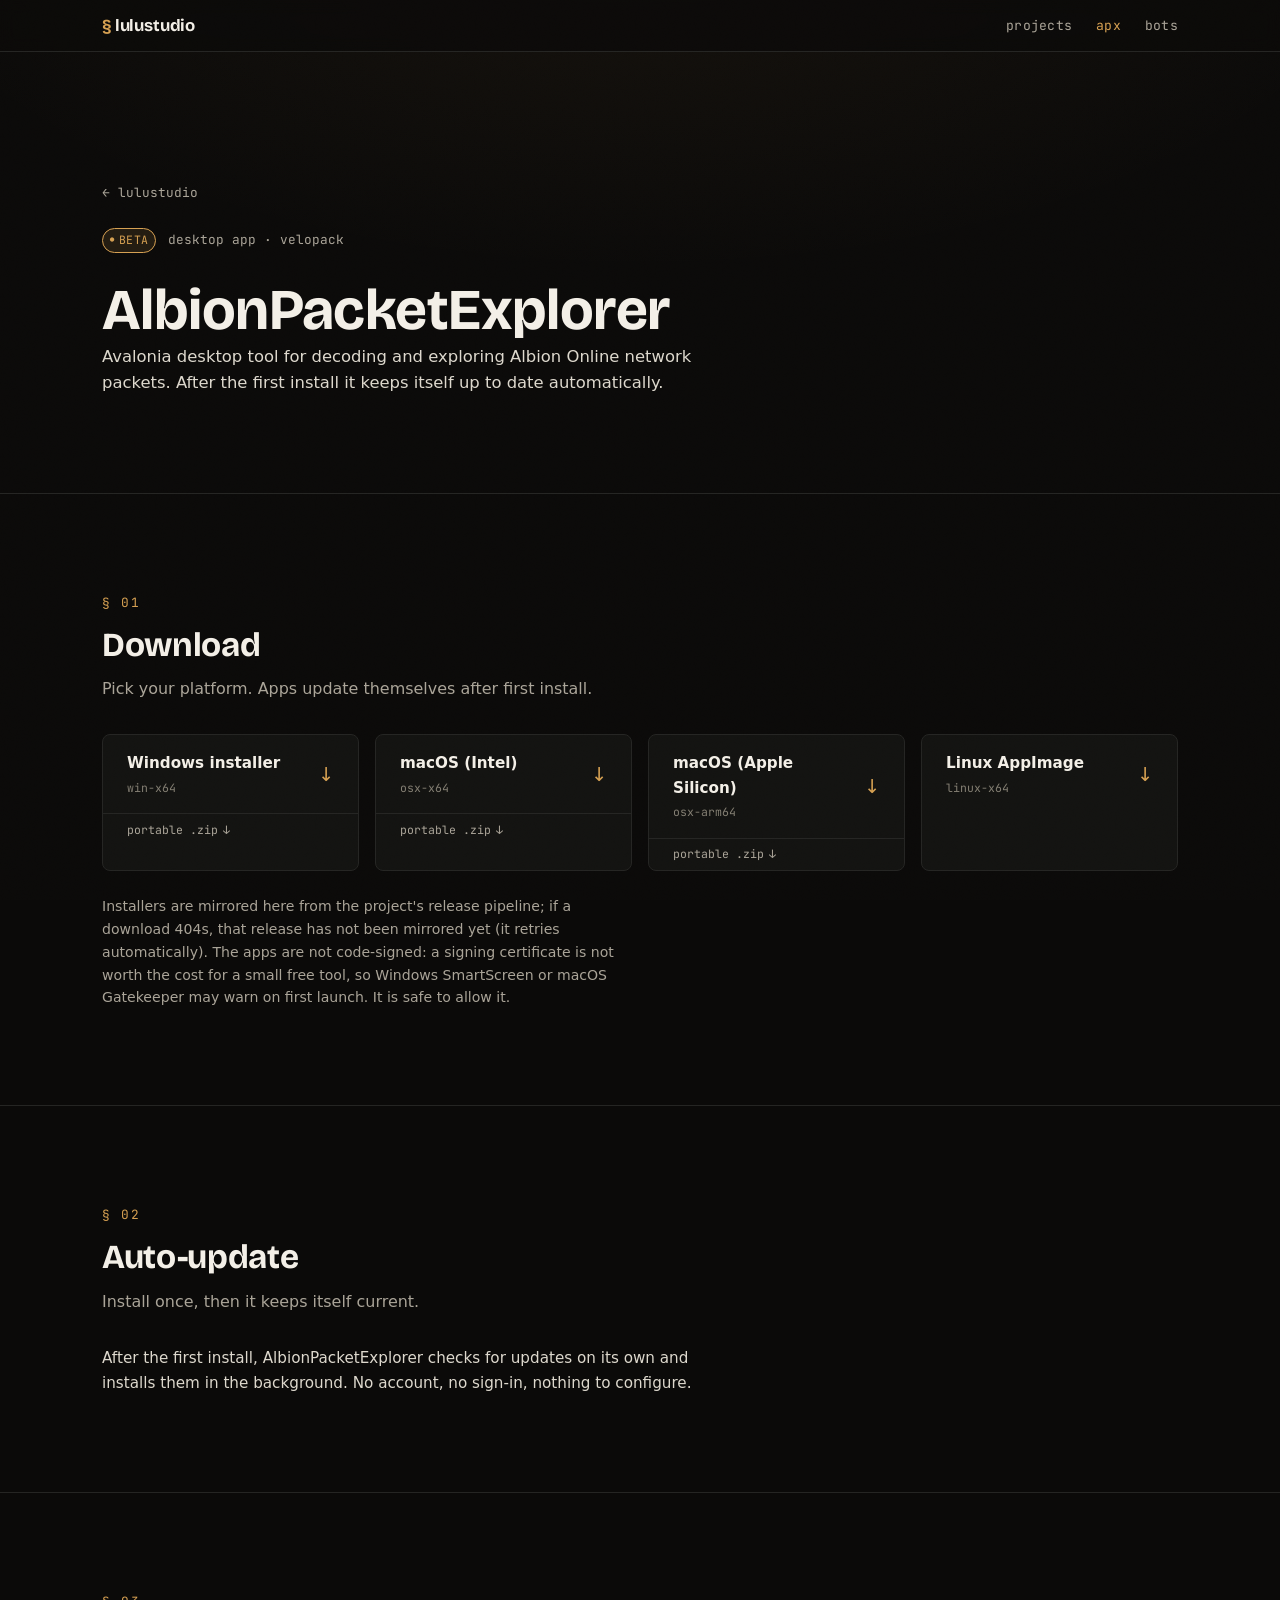
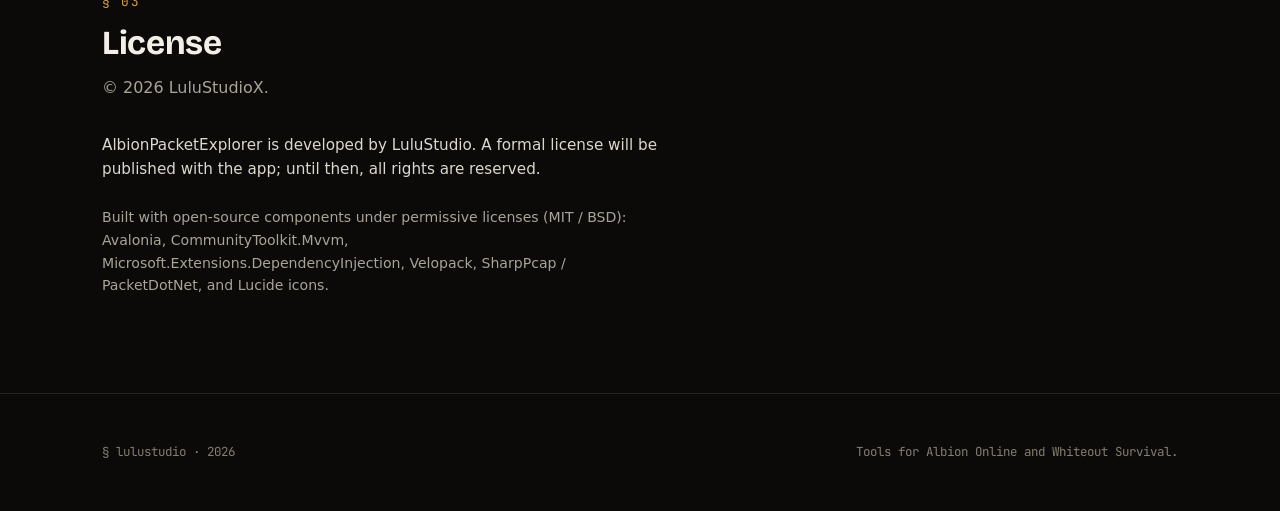
<file: apx/index.html>
<!doctype html>
<html lang="en">
  <head>
    <meta charset="utf-8" />
    <meta name="viewport" content="width=device-width, initial-scale=1" />
    <title>AlbionPacketExplorer - LuluStudio</title>
    <meta name="description" content="Desktop tool for decoding and exploring Albion Online network packets. Self-updating via a token-free feed." />
    <link rel="canonical" href="https://projects.lulustudio.dk/apx/" />
    <meta property="og:title" content="AlbionPacketExplorer - LuluStudio" />
    <meta property="og:description" content="Decode and explore Albion Online network packets. Auto-updating desktop app." />
    <meta property="og:type" content="website" />
    <meta name="theme-color" content="#0b0a09" />
    <link rel="icon" href="/favicon.svg" type="image/svg+xml" />
    <link rel="preconnect" href="https://fonts.googleapis.com" />
    <link rel="preconnect" href="https://fonts.gstatic.com" crossorigin />
    <link href="https://fonts.googleapis.com/css2?family=Bricolage+Grotesque:opsz,wght@12..96,400..800&family=JetBrains+Mono:wght@400;500;600&display=swap" rel="stylesheet" />
    <link rel="stylesheet" href="/css/styles.css" />
  </head>
  <body>
    <div class="grain" aria-hidden="true"></div>
    <a class="skip-link" href="#main">skip to content</a>

    <nav class="site-nav">
      <div class="page-width site-nav__bar">
        <a class="site-nav__brand" href="/"><span class="site-nav__mark">§</span> <span class="site-nav__word">lulustudio</span></a>
        <ul class="site-nav__links">
          <li><a href="/#projects">projects</a></li>
          <li><a href="/apx/" aria-current="page">apx</a></li>
          <li><a href="/bots/">bots</a></li>
        </ul>
      </div>
    </nav>

    <main id="main">
      <header class="hero">
        <div class="page-width">
          <a class="hero__back" href="/">← lulustudio</a>
          <p class="hero__eyebrow">
            <span class="badge badge--accent"><span class="badge__dot" aria-hidden="true">●</span>beta</span>
            desktop app · velopack
          </p>
          <h1>AlbionPacketExplorer</h1>
          <p class="hero__lead">
            Avalonia desktop tool for decoding and exploring Albion Online network packets. After the
            first install it keeps itself up to date automatically.
          </p>
        </div>
      </header>

      <section class="section" id="download">
        <div class="page-width">
          <header class="section__header">
            <span class="section__number">§ 01</span>
            <h2 class="section__title">Download</h2>
            <p class="section__lead">Pick your platform. Apps update themselves after first install.</p>
          </header>
          <div class="download-grid" data-downloads="apx"></div>
          <p class="fine-print">
            Installers are mirrored here from the project's release pipeline; if a download 404s, that
            release has not been mirrored yet (it retries automatically). The apps are not code-signed:
            a signing certificate is not worth the cost for a small free tool, so Windows SmartScreen
            or macOS Gatekeeper may warn on first launch. It is safe to allow it.
          </p>
        </div>
      </section>

      <section class="section" id="updates">
        <div class="page-width">
          <header class="section__header">
            <span class="section__number">§ 02</span>
            <h2 class="section__title">Auto-update</h2>
            <p class="section__lead">Install once, then it keeps itself current.</p>
          </header>
          <div class="prose">
            <p>
              After the first install, AlbionPacketExplorer checks for updates on its own and
              installs them in the background. No account, no sign-in, nothing to configure.
            </p>
          </div>
        </div>
      </section>

      <section class="section" id="license">
        <div class="page-width">
          <header class="section__header">
            <span class="section__number">§ 03</span>
            <h2 class="section__title">License</h2>
            <p class="section__lead">© 2026 LuluStudioX.</p>
          </header>
          <div class="prose">
            <p>
              AlbionPacketExplorer is developed by LuluStudio. A formal license will be published with
              the app; until then, all rights are reserved.
            </p>
            <p class="fine-print">
              Built with open-source components under permissive licenses (MIT / BSD): Avalonia,
              CommunityToolkit.Mvvm, Microsoft.Extensions.DependencyInjection, Velopack,
              SharpPcap / PacketDotNet, and Lucide icons.
            </p>
          </div>
        </div>
      </section>
    </main>

    <footer class="site-footer">
      <div class="page-width site-footer__row">
        <span>§ lulustudio · <span data-current-year></span></span>
        <span>Tools for Albion Online and Whiteout Survival.</span>
      </div>
    </footer>

    <script src="/js/data.js"></script>
    <script src="/js/render.js"></script>
    <script src="/js/cursor.js"></script>
  </body>
</html>
</file>
<file: css/styles.css>
@import './theme.css';

/* ── reset ── */
*, *::before, *::after { box-sizing: border-box; margin: 0; padding: 0; }
html { scroll-behavior: smooth; -webkit-text-size-adjust: 100%; }

body {
  background: var(--color-bg);
  color: var(--color-text);
  font-family: var(--font-body);
  font-size: var(--font-size-body);
  line-height: var(--line-height-normal);
  min-height: 100svh;
  -webkit-font-smoothing: antialiased;
  text-rendering: optimizeLegibility;
  overflow-x: hidden;
}

/* firelight warmth from the top, like glow on a cave wall */
body::before {
  content: '';
  position: fixed;
  inset: 0;
  z-index: -2;
  background:
    radial-gradient(1100px 520px at 50% -10%, var(--color-accent-faint), transparent 70%),
    var(--color-bg);
  pointer-events: none;
}

/* dot grid revealed by a spotlight that follows the mouse (see js/cursor.js).
   Ported from cv-lulustudio, recolored to the hub accent. Sits behind content. */
.dot-grid {
  position: fixed;
  inset: 0;
  z-index: -1;
  pointer-events: none;
  background-image: radial-gradient(circle, color-mix(in srgb, var(--color-accent) 60%, transparent) 1.2px, transparent 1.2px);
  background-size: 26px 26px;
  -webkit-mask-image: radial-gradient(ellipse 360px 300px at var(--mx, -999px) var(--my, -999px), #000 8%, transparent 70%);
  mask-image: radial-gradient(ellipse 360px 300px at var(--mx, -999px) var(--my, -999px), #000 8%, transparent 70%);
}

/* subtle film-grain overlay */
.grain {
  position: fixed;
  inset: 0;
  z-index: 9999;
  pointer-events: none;
  opacity: 0.035;
  mix-blend-mode: overlay;
  background-image: url("data:image/svg+xml,%3Csvg xmlns='http://www.w3.org/2000/svg' width='160' height='160'%3E%3Cfilter id='n'%3E%3CfeTurbulence type='fractalNoise' baseFrequency='0.85' numOctaves='2' stitchTiles='stitch'/%3E%3C/filter%3E%3Crect width='100%25' height='100%25' filter='url(%23n)'/%3E%3C/svg%3E");
}

/* ── headings ── */
h1, h2, h3 {
  font-family: var(--font-display);
  color: var(--color-heading);
  line-height: var(--line-height-tight);
  font-weight: 700;
  letter-spacing: -0.01em;
  text-wrap: balance;
  overflow-wrap: break-word;
}
h1 { font-size: var(--font-size-hero); }
h2 { font-size: var(--font-size-title); }
h3 { font-size: var(--font-size-subtitle); }
p { color: var(--color-text); text-wrap: pretty; }
strong { color: var(--color-heading); font-weight: 700; }
img, svg, video { max-width: 100%; height: auto; }

/* ── links ── */
a { color: var(--color-accent); text-decoration: none; transition: color 0.15s ease; }
a:hover { color: var(--color-accent-bright); }

/* ── code / mono ── */
code, pre, kbd, samp { font-family: var(--font-mono); font-size: var(--font-size-code); }
code:not(pre code) {
  background: var(--color-inset);
  border: 1px solid var(--color-border);
  border-radius: var(--radius-sm);
  padding: 0.1em 0.4em;
  color: var(--color-heading);
}

/* ── layout primitives ── */
.page-width {
  max-width: var(--max-width);
  margin-inline: auto;
  padding-inline: clamp(1.1rem, 4vw, 2rem);
}

/* ── focus / a11y ── */
a:focus-visible, button:focus-visible, [tabindex]:focus-visible {
  outline: 2px solid var(--color-accent);
  outline-offset: 3px;
  border-radius: var(--radius-sm);
}
.visually-hidden {
  position: absolute; width: 1px; height: 1px;
  padding: 0; margin: -1px; overflow: hidden;
  clip: rect(0, 0, 0, 0); white-space: nowrap; border: 0;
}

/* ── button ── */
.button {
  display: inline-flex;
  align-items: center;
  gap: 0.5em;
  font-family: var(--font-mono);
  font-size: 0.85rem;
  letter-spacing: 0.01em;
  padding: 0.7em 1.15em;
  border-radius: var(--radius-md);
  border: 1px solid var(--color-accent);
  background: var(--color-accent-soft);
  color: var(--color-accent);
  transition: background 0.16s ease, border-color 0.16s ease, color 0.16s ease, transform 0.16s ease;
}
.button:hover { background: var(--color-accent); color: var(--color-bg); transform: translateY(-1px); }
.button--ghost { border-color: var(--color-border-strong); background: transparent; color: var(--color-text); }
.button--ghost:hover {
  border-color: var(--color-accent);
  background: var(--color-accent-soft);
  color: var(--color-accent);
  transform: translateY(-1px);
}

/* ── skip link ── */
.skip-link {
  position: fixed; top: 8px; left: 8px; z-index: 10000;
  transform: translateY(-160%);
  background: var(--color-accent); color: var(--color-bg);
  font-family: var(--font-mono); font-size: 0.75rem; font-weight: 600;
  padding: 0.6em 1em; border-radius: var(--radius-sm);
  transition: transform 0.18s ease;
}
.skip-link:focus { transform: translateY(0); }

/* ── navigation ── */
.site-nav {
  position: sticky; top: 0; z-index: 100;
  min-height: var(--nav-height);
  display: flex; align-items: center;
  background: color-mix(in srgb, var(--color-bg) 82%, transparent);
  backdrop-filter: blur(8px);
  border-bottom: 1px solid var(--color-border);
}
.site-nav__bar { display: flex; align-items: center; justify-content: space-between; gap: var(--space-lg); width: 100%; }
.site-nav__brand { font-family: var(--font-display); font-weight: 700; color: var(--color-heading); font-size: 1.05rem; letter-spacing: -0.01em; }
.site-nav__brand:hover { color: var(--color-heading); }
.site-nav__mark { color: var(--color-accent); }
.site-nav__links { display: flex; gap: var(--space-lg); list-style: none; }
.site-nav__links a { font-family: var(--font-mono); font-size: 0.82rem; color: var(--color-text-muted); letter-spacing: 0.02em; }
.site-nav__links a:hover,
.site-nav__links a[aria-current='page'] { color: var(--color-accent); }

/* ── hero ── */
.hero { padding-block: clamp(3rem, 11vw, 8rem) var(--section-padding); }
.hero__eyebrow {
  display: flex; align-items: center; gap: var(--space-sm);
  font-family: var(--font-mono); font-size: 0.8rem; color: var(--color-text-muted);
  margin-bottom: var(--space-lg); flex-wrap: wrap;
}
.hero__title { margin-bottom: var(--space-lg); max-width: 18ch; }
.hero__lead { max-width: 60ch; color: var(--color-text); font-size: 1.08em; }
.hero__actions { display: flex; flex-wrap: wrap; gap: var(--space-md); margin-top: var(--space-xl); }
.hero__back { font-family: var(--font-mono); font-size: 0.8rem; color: var(--color-text-muted); display: inline-block; margin-bottom: var(--space-lg); }

/* ── numbered section ── */
.section { padding-block: var(--section-padding); border-top: 1px solid var(--color-border); }
.section__header { margin-bottom: var(--space-xl); }
.section__number { display: inline-block; font-family: var(--font-mono); font-size: 0.8rem; letter-spacing: 0.12em; color: var(--color-accent); margin-bottom: var(--space-sm); }
.section__title { max-width: 24ch; }
.section__lead { margin-top: var(--space-sm); color: var(--color-text-muted); max-width: 60ch; font-size: 1.05em; }

/* ── card grid + card ── */
.card-grid { display: grid; grid-template-columns: repeat(auto-fit, minmax(min(100%, 320px), 1fr)); gap: var(--space-lg); }
.card {
  display: flex; flex-direction: column; gap: var(--space-sm);
  padding: var(--space-lg);
  background: color-mix(in srgb, var(--color-card) 55%, transparent);
  border: 1px solid var(--color-border); border-radius: var(--radius-lg);
  transition: border-color 0.18s ease, transform 0.18s ease, background 0.18s ease;
}
.card:hover { border-color: var(--color-border-strong); transform: translateY(-2px); background: color-mix(in srgb, var(--color-elevated) 60%, transparent); }
.card__meta { display: flex; flex-wrap: wrap; gap: var(--space-xs); }
.card__head { display: flex; align-items: center; gap: var(--space-sm); }
.card__icon { width: 32px; height: 32px; flex-shrink: 0; border-radius: 7px; object-fit: contain; }
.card__title { font-size: var(--font-size-subtitle); overflow-wrap: anywhere; }
.card__title-btn {
  font: inherit; color: var(--color-heading); background: none; border: 0; padding: 0;
  text-align: left; cursor: pointer; transition: color 0.15s ease;
}
.card__title-btn:hover { color: var(--color-accent); }
.card__title-arrow { color: var(--color-accent); white-space: nowrap; }
.card__description { color: var(--color-text-muted); font-size: 0.95em; flex: 1; }
/* tech stack: a labeled row of language chips with a color dot each */
.card__stack { display: flex; align-items: center; flex-wrap: wrap; gap: var(--space-xs); }
.card__stack-label { font-family: var(--font-mono); font-size: 0.6rem; text-transform: uppercase; letter-spacing: 0.1em; color: var(--color-text-faint); }
.tech-list { display: flex; flex-wrap: wrap; gap: var(--space-xs); list-style: none; }
.tech { display: inline-flex; align-items: center; gap: 0.4em; font-family: var(--font-mono); font-size: 0.72rem; color: var(--color-text-muted); border: 1px solid var(--color-border); border-radius: var(--radius-sm); padding: 0.12em 0.5em; }
.tech__dot { width: 8px; height: 8px; border-radius: 2px; display: inline-block; }
.card__actions { display: flex; flex-wrap: wrap; align-items: center; gap: var(--space-md); margin-top: var(--space-xs); }
.card__action {
  font-family: var(--font-mono); font-size: 0.8rem; color: var(--color-accent);
  background: none; border: 0; padding: 0; cursor: pointer; transition: color 0.15s ease;
}
.card__action:hover { color: var(--color-accent-bright); }

/* compact stats line under the card description */
.statline { display: flex; flex-wrap: wrap; align-items: center; gap: 0.5em; font-family: var(--font-mono); font-size: 0.72rem; color: var(--color-text-faint); }
.statline__sep { color: var(--color-border-strong); }

/* ── badge ── */
.badge {
  display: inline-flex; align-items: center; gap: 0.4em;
  font-family: var(--font-mono); font-size: 0.72rem; letter-spacing: 0.03em;
  text-transform: uppercase; padding: 0.22em 0.6em; border-radius: var(--radius-pill);
  border: 1px solid var(--color-border-strong); background: var(--color-inset); color: var(--color-text-muted); white-space: nowrap;
}
.badge__dot { font-size: 0.6em; line-height: 1; display: inline-block; }

/* live badge: vivid green, with a light circling the pill border */
.badge--live {
  position: relative;
  color: var(--color-live-bright);
  border-color: color-mix(in srgb, var(--color-live) 45%, transparent);
  background: var(--color-live-soft);
}
.badge--live .live-count { font-weight: 700; }
.badge--live::before {
  content: '';
  position: absolute;
  inset: 0;
  border-radius: inherit;
  padding: 1.4px;
  background: conic-gradient(from var(--beam-angle, 0deg),
    transparent 0 62%,
    color-mix(in srgb, var(--color-live-bright) 40%, transparent) 74%,
    var(--color-live-bright) 84%,
    transparent 92%);
  -webkit-mask: linear-gradient(#000 0 0) content-box, linear-gradient(#000 0 0);
  -webkit-mask-composite: xor;
          mask: linear-gradient(#000 0 0) content-box, linear-gradient(#000 0 0);
          mask-composite: exclude;
  animation: badge-beam 2.6s linear infinite;
  pointer-events: none;
}
@property --beam-angle { syntax: '<angle>'; inherits: false; initial-value: 0deg; }
@keyframes badge-beam { to { --beam-angle: 360deg; } }
.badge--accent { color: var(--color-accent); border-color: var(--color-accent); background: var(--color-accent-soft); }
.badge--warn { color: var(--color-warn); border-color: var(--color-warn); }
.badge--private { color: var(--color-text-faint); border-color: var(--color-border-strong); }
.badge--fork { color: var(--color-text-muted); border-color: var(--color-border-strong); }
.badge--discord { color: #aab0f7; border-color: color-mix(in srgb, #5865f2 55%, transparent); background: rgba(88, 101, 242, 0.12); }
.badge--version { color: var(--color-accent); border-color: color-mix(in srgb, var(--color-accent) 45%, transparent); background: var(--color-accent-soft); text-transform: none; }
.badge__icon { display: inline-block; vertical-align: -1px; }

/* ── code block ── */
.code-block { border: 1px solid var(--color-border); border-radius: var(--radius-md); background: var(--color-elevated); overflow: hidden; }
.code-block__bar { display: flex; align-items: center; gap: 0.5em; padding: 0.5em 0.9em; font-family: var(--font-mono); font-size: 0.72rem; letter-spacing: 0.04em; color: var(--color-text-muted); background: var(--color-inset); border-bottom: 1px solid var(--color-border); }
.code-block__dot { color: var(--color-accent); font-size: 0.7em; }
.code-block__body { margin: 0; padding: var(--space-md); overflow-x: auto; color: var(--color-heading); line-height: 1.6; }

/* ── prose + checklist ── */
.prose { max-width: 64ch; display: flex; flex-direction: column; gap: var(--space-lg); }
.checklist { list-style: none; display: flex; flex-direction: column; gap: var(--space-xs); }
.checklist li { font-family: var(--font-mono); font-size: 0.85rem; color: var(--color-text-muted); }
.checklist__mark { color: var(--color-live); margin-right: 0.5em; }
.callout--warn { color: var(--color-text); border-left: 2px solid var(--color-warn); padding-left: var(--space-md); }
.fine-print { font-size: 0.88rem; color: var(--color-text-muted); max-width: 60ch; }
.see-all { margin-top: var(--space-lg); font-family: var(--font-mono); font-size: 0.85rem; }

/* ── download grid (apx) ── */
.download-grid { display: grid; grid-template-columns: repeat(auto-fill, minmax(min(100%, 240px), 1fr)); gap: var(--space-md); }
.download {
  display: flex; flex-direction: column;
  background: var(--color-card); border: 1px solid var(--color-border); border-radius: var(--radius-md);
  transition: border-color 0.18s ease, transform 0.18s ease;
}
.download:hover { border-color: var(--color-accent); transform: translateY(-2px); }
.download__main { display: grid; grid-template-columns: 1fr auto; align-items: center; gap: 0.2em var(--space-sm); padding: var(--space-md) var(--space-lg); }
.download__label { color: var(--color-heading); font-weight: 600; }
.download__platform { grid-column: 1; font-family: var(--font-mono); font-size: 0.72rem; color: var(--color-text-faint); }
.download__arrow { grid-row: 1 / 3; grid-column: 2; color: var(--color-accent); font-size: 1.2rem; }
.download__portable {
  display: flex; align-items: center; gap: 0.4em;
  padding: 0.55em var(--space-lg);
  border-top: 1px solid var(--color-border);
  font-family: var(--font-mono); font-size: 0.72rem; color: var(--color-text-muted);
}
.download__portable:hover { color: var(--color-accent); }

/* breathing room between the download grid and the note under it */
.download-grid + .fine-print { margin-top: var(--space-lg); }

/* ── footer ── */
.site-footer { border-top: 1px solid var(--color-border); padding-block: var(--space-2xl); color: var(--color-text-faint); font-family: var(--font-mono); font-size: 0.78rem; }
.site-footer__row { display: flex; flex-wrap: wrap; gap: var(--space-md); justify-content: space-between; }

/* ── empty state (shown if data fails to load) ── */
.empty-state { color: var(--color-text-faint); font-family: var(--font-mono); font-size: 0.85rem; }

/* ── details dialog (click-to-expand) ── */
.details {
  width: min(640px, calc(100vw - 2rem));
  margin: auto;
  padding: 0;
  border: 1px solid var(--color-border-strong);
  border-radius: var(--radius-lg);
  background: var(--color-card);
  color: var(--color-text);
}
.details::backdrop { background: rgba(0, 0, 0, 0.66); backdrop-filter: blur(2px); }
.details[open] { animation: details-in 0.22s cubic-bezier(0.16, 1, 0.3, 1) both; }
.details[open]::backdrop { animation: backdrop-in 0.22s ease both; }
@keyframes details-in { from { opacity: 0; transform: translateY(10px) scale(0.98); } to { opacity: 1; transform: none; } }
@keyframes backdrop-in { from { opacity: 0; } to { opacity: 1; } }
.details__panel { position: relative; padding: var(--space-xl); display: flex; flex-direction: column; gap: var(--space-md); }
.details__release { font-family: var(--font-mono); font-size: 0.78rem; color: var(--color-text-muted); }
.details__release strong { color: var(--color-accent); }
.details__close {
  position: absolute; top: var(--space-md); right: var(--space-md);
  background: none; border: 0; color: var(--color-text-muted); cursor: pointer;
  font-size: 1rem; line-height: 1; padding: 0.3em;
}
.details__close:hover { color: var(--color-heading); }
.details__heading-row { display: flex; align-items: center; gap: var(--space-sm); }
.details__heading-row .card__icon { width: 34px; height: 34px; }
.details__title { font-size: var(--font-size-title); overflow-wrap: anywhere; padding-right: 2rem; }
.details__description { color: var(--color-text-muted); }
.details__block { display: flex; flex-direction: column; gap: var(--space-xs); }
.details__heading { font-family: var(--font-mono); font-size: 0.72rem; text-transform: uppercase; letter-spacing: 0.06em; color: var(--color-text-muted); }
.details__heading-note { color: var(--color-text-faint); text-transform: none; letter-spacing: 0; }
.details__links { display: flex; flex-wrap: wrap; gap: var(--space-sm); margin-top: var(--space-xs); }

/* curated runtime facts in the details panel */
.facts { list-style: none; display: flex; flex-wrap: wrap; gap: var(--space-xs); }
.fact {
  font-family: var(--font-mono); font-size: 0.7rem; color: var(--color-text);
  border: 1px solid var(--color-border-strong); border-radius: var(--radius-pill);
  padding: 0.2em 0.65em; background: var(--color-inset);
}

/* stat grid */
.stat-grid { display: grid; grid-template-columns: repeat(auto-fit, minmax(110px, 1fr)); gap: var(--space-sm); margin: 0; }
.stat { background: var(--color-elevated); border: 1px solid var(--color-border); border-radius: var(--radius-md); padding: var(--space-sm) var(--space-md); }
.stat__label { font-family: var(--font-mono); font-size: 0.66rem; text-transform: uppercase; letter-spacing: 0.05em; color: var(--color-text-faint); margin: 0 0 0.2em; }
.stat__value { font-size: 0.95rem; color: var(--color-heading); margin: 0; }

/* language bar */
.lang-bar { display: flex; height: 10px; border-radius: var(--radius-pill); overflow: hidden; background: var(--color-inset); }
.lang-bar__seg { display: block; height: 100%; }
.lang-bar__legend { list-style: none; display: flex; flex-wrap: wrap; gap: var(--space-md); margin-top: var(--space-xs); font-family: var(--font-mono); font-size: 0.72rem; color: var(--color-text-muted); }
.lang-bar__legend li { display: flex; align-items: center; gap: 0.4em; }
.lang-bar__chip { width: 10px; height: 10px; border-radius: 2px; display: inline-block; }
.lang-bar__pct { color: var(--color-text-faint); }
.lang-bar__seg--0 { background: var(--color-accent); }
.lang-bar__seg--1 { background: var(--color-live); }
.lang-bar__seg--2 { background: #7e8ab0; }
.lang-bar__seg--3 { background: var(--color-warn); }

/* commit sparkline */
.spark { display: flex; align-items: flex-end; gap: 2px; height: 56px; padding: var(--space-xs); background: var(--color-elevated); border: 1px solid var(--color-border); border-radius: var(--radius-md); }
.spark__bar { flex: 1; min-width: 2px; background: var(--color-accent); border-radius: 1px 1px 0 0; opacity: 0.85; transition: opacity 0.12s ease; }
.spark__bar:hover { opacity: 1; }
.spark-axis { display: flex; justify-content: space-between; font-family: var(--font-mono); font-size: 0.62rem; color: var(--color-text-faint); margin-top: 0.3em; }

/* prev / next navigation inside the details panel */
.details__nav { display: flex; align-items: center; justify-content: space-between; gap: var(--space-sm); margin-top: var(--space-xs); padding-top: var(--space-md); border-top: 1px solid var(--color-border); }
.details__nav-btn {
  font-family: var(--font-mono); font-size: 0.75rem; color: var(--color-accent);
  background: none; border: 0; cursor: pointer; padding: 0.3em 0; max-width: 42%;
  overflow: hidden; text-overflow: ellipsis; white-space: nowrap; transition: color 0.15s ease;
}
.details__nav-btn:hover { color: var(--color-accent-bright); }
.details__nav-btn--off { color: var(--color-text-faint); cursor: default; }
.details__nav-count { font-family: var(--font-mono); font-size: 0.7rem; color: var(--color-text-faint); flex-shrink: 0; }

[id] { scroll-margin-top: calc(var(--nav-height) + 16px); }

/* ── responsive ── */
@media (max-width: 640px) {
  .card-grid { grid-template-columns: 1fr; gap: var(--space-md); }
  .hero__actions .button { width: 100%; justify-content: center; }
  .site-nav__links { gap: var(--space-md); }
  .site-nav__word { display: none; } /* keep just the section mark on tiny screens */
}
@media (max-width: 380px) {
  .site-nav__links a { font-size: 0.75rem; }
}
@media (min-width: 1400px) {
  :root { --max-width: 1280px; }
}
@media (prefers-reduced-motion: reduce) {
  html { scroll-behavior: auto; }
  *, *::before, *::after { transition: none !important; animation: none !important; }
  .grain, .dot-grid { display: none; }
}
</file>
